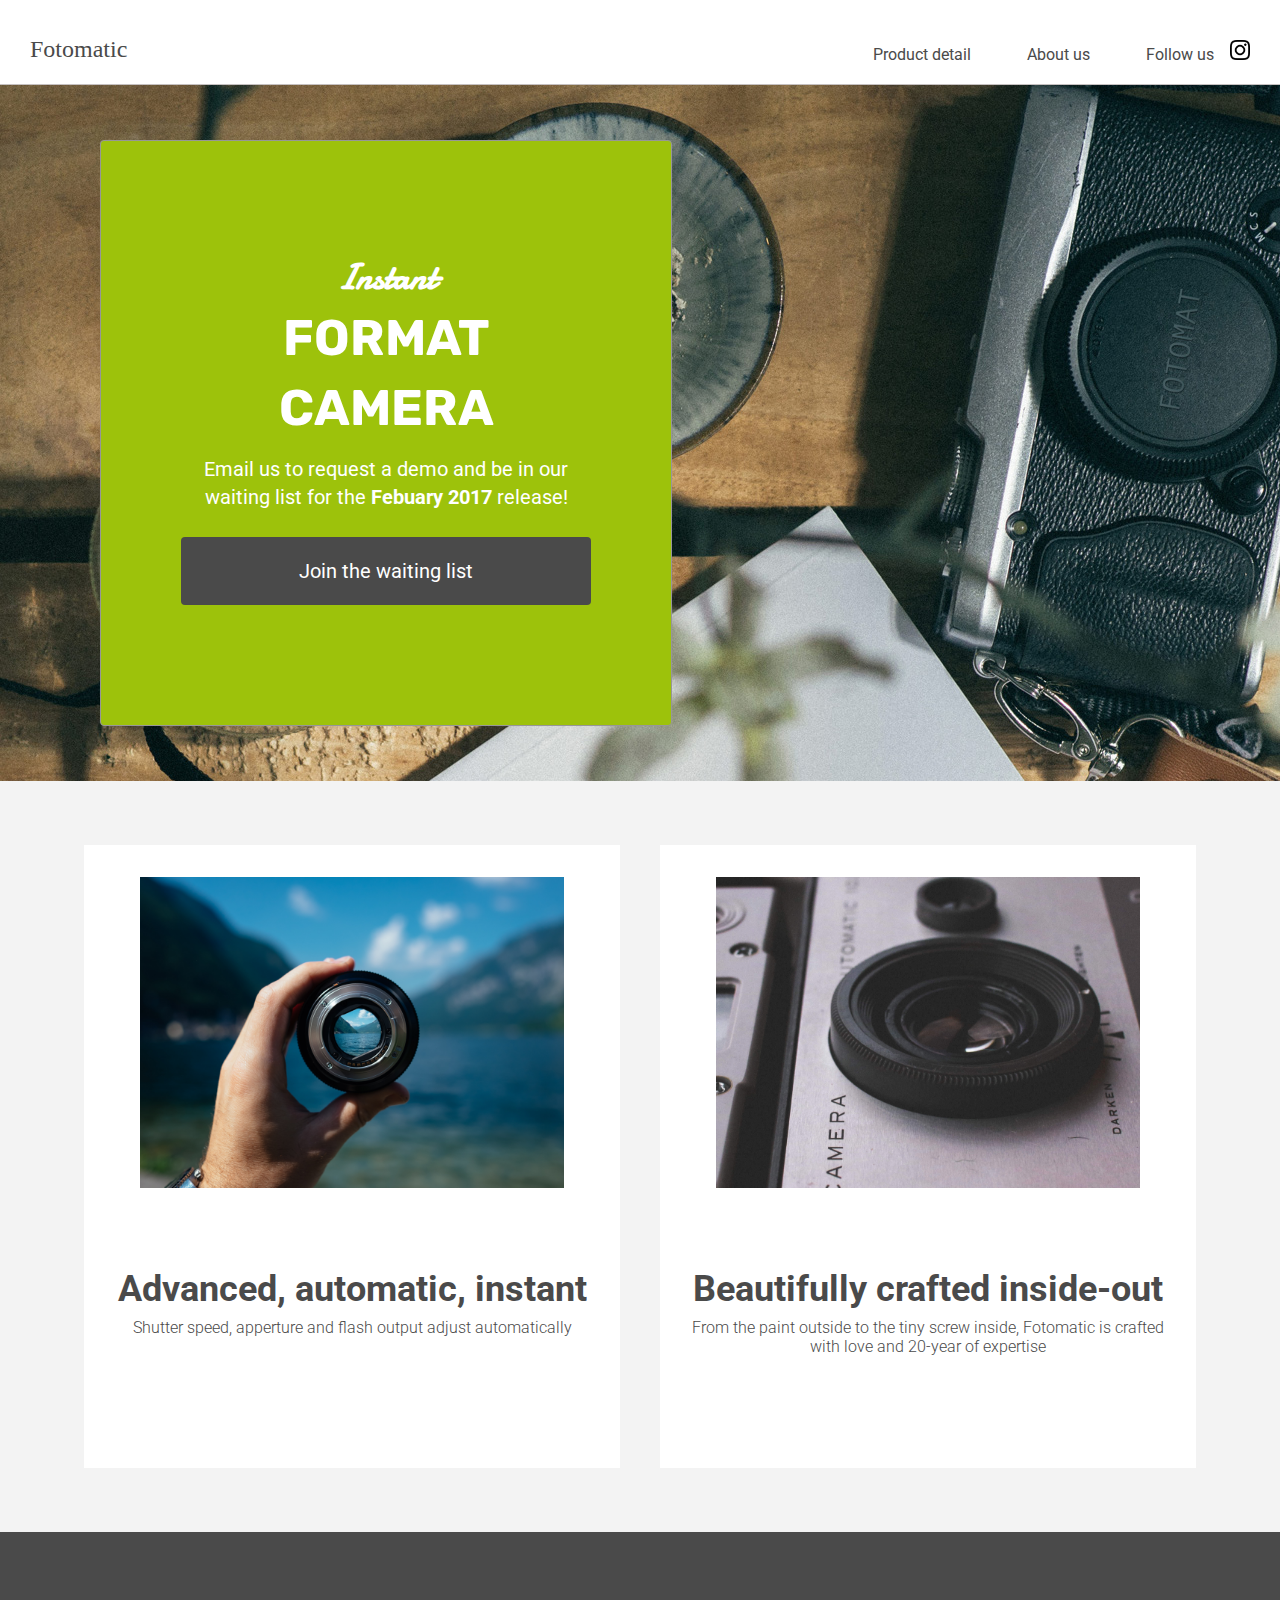
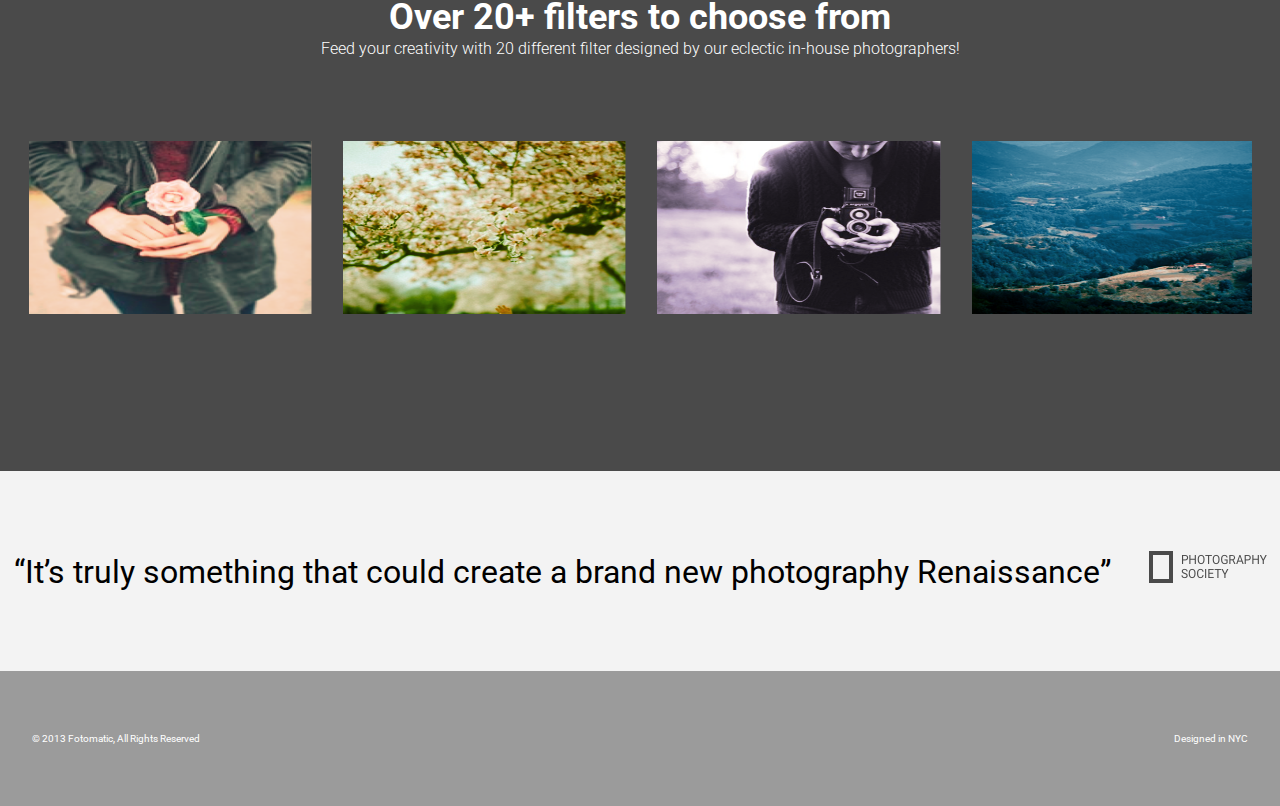
<file: fotomatic_broken/index.html>
<!DOCTYPE html>
<html>
<head>
  <link href="https://fonts.googleapis.com/css?family=Damion" rel="stylesheet">
  <link href="https://fonts.googleapis.com/css?family=Rubik" rel="stylesheet">
  <link href="https://fonts.googleapis.com/css?family=Roboto:300,400,600,700" rel="stylesheet">
  <link rel="stylesheet" href="./resources/css/style.css">
  <meta charset="UTF-8">
</head>
<body>
  <!-- Header -->
  <header>
    <div class="content">
      <a href="index.html" class="desktop-logo">Fotomatic</a>
      <nav class="desktop">
        <ul>
          <li><a href="#">Product detail</a></li>
          <li><a href="#">About us</a></li>
          <li><a href="https://www.instagram.com/">Follow us <img class="icon" src="./resources/images/instagram.png"></a></li>
        </ul>
      </nav>
      <nav class="mobile">
        <ul>
          <li><a href="#"><img src="./resources/images/ic-logo.svg"></a></li>
          <li><a href="#"><img src="./resources/images/ic-product-detail.svg"></a></li>
          <li><a href="#"><img src="./resources/images/ic-about-us.svg"></a></li>
          <li><a href="#" class="button">Join us</a></li>
        </ul>
      </nav>
    </div>
  </header>

  <!-- Main Content -->
  <div class="main-content">

    <!-- Sign Up Section -->
    <div id="sign-up-section" class="banner">
      <div id="sign-up-cta">
        <div class="content center">
          <div class="header">
            <h2 class="cursive">Instant</h2>
            <h1 class="striking">FORMAT CAMERA</h1>
          </div>
          <div class="email">
            <span>
              Email us to request a demo and be in our waiting list for the <strong>Febuary 2017</strong> release!
            </span>
            <div class="button">Join the waiting list</div>
          </div>
        </div>
      </div>
    </div>

    <!-- Features Section -->
    <div id="features-section">
      <div class="feature">
        <div class="center">
          <div class="image-container">
            <img src="/fotomatic_broken/resources/images/feature-1.png">
          </div>
          <div class="content">
            <h2>Advanced, automatic, instant</h2>
            <h3>Shutter speed, apperture and flash output adjust automatically</h3>
          </div>
        </div>
      </div>
      <div class="feature">
        <div class="center">
          <div class="image-container">
            <img src="/fotomatic_broken/resources/images/feature-2.png" />
          </div>
          <div class="content">
            <h2>Beautifully crafted inside-out</h2>
            <h3>From the paint outside to the tiny screw inside, Fotomatic is crafted with love and 20-year of expertise</h3>
          </div>
        </div>
      </div>
    </div>

    <!-- Filters Section -->
    <div id="filters-section">
      <div class="content center">
        <h2>Over 20+ filters to choose from</h2>
        <h3>Feed your creativity with 20 different filter designed by our eclectic in-house photographers!</h3>
      </div>
      <div class="images-container">
        <div class="image-container">
          <img src="./resources/images/filter-1.png" />
        </div>
        <div class="image-container">
          <img src="./resources/images/filter-2.png" />
        </div>
        <div class="image-container">
          <img src="./resources/images/filter-3.png" />
        </div>
        <div class="image-container extra">
          <img src="./resources/images/filter-4.png" />
        </div>
      </div>
    </div>

    <!-- Quotes Section -->
    <div id="quotes-section">
      <div class="content center">
        <span class="quote">“It’s truly something that could create a brand new photography Renaissance”</span>
        <img class="quote-citation" src="./resources/images/photography-logo.png" />
      </div>
    </div>

    <!-- Footer -->
    <footer>
      <a href="index.html">
        <i class="fa-solid fa-arrow-rotate-left fa-2xl" style="color: #ffffff;"></i>
    </a>
      <div class="content">
        <span class="copyright">© 2013  Fotomatic, All Rights Reserved</span>
        <span class="location">Designed in NYC</span>
      </div>
    </footer>

  </div>
</body>
</html>
</file>
<file: fotomatic_broken/resources/css/style.css>
/* Universal Styles */

* {
  box-sizing: border-box;
  margin: 0;
}

html {
  font-family: "Roboto", sans-serif;
  font-size: 16px;
  box-sizing: border-box;
}

.main-content {
  position: relative;
  top: 5.3125rem; /* To offset for fixed header. */
}

.center {
  text-align: center;
}

.button {
  border-radius: 4px;
  background-color: #4a4a4a;
  color: white;
}

.image-container {
  overflow: hidden;
}

.image-container img {
  display: block;
}

@media only screen and (max-width: 760px) {
  .main-content {
    top: 2.5625rem;
  }
}

/* Header */

.desktop-logo {
  color: #4a4a4a;
  font-size: 24px;
  font-family: "Roboto-Mono";
  text-decoration: none;
}

header {
  position: fixed;
  width: 100%;
  height: 85px;
  border-bottom: solid 1px #c6c1c1;
  background-color: white;
}

header .content {
  display: flex;
  align-items: center;
  justify-content: space-between;
  padding: 1.875rem;
}

header .logo {
  flex: 1;
}

header nav ul {
  display: flex;
  list-style-type: none;
  display: flex;
  justify-content: center;
  align-items: center;
}

nav li {
  padding-left: 3.5rem;

}

nav a {
  vertical-align: bottom;
  line-height: 1.6;
  font-size: 1rem;
  color: #4a4a4a;
  text-decoration: none;
}

header .icon {
  width: 2rem;
  padding-left: .75rem;
}

header .mobile {
  display: none;
}

@media only screen and (max-width: 760px) {
  header .desktop {
    display: none;
  }

  header .mobile {
    display: block;
    width: 100%;
  }

  header .content {
    padding: .5rem 0;
  }

  header .mobile ul {
    display: flex;
    justify-content: space-around;
    align-items: center;
    width: 100%;
  }

  header .mobile li {
    padding: 0;
  }

  header .mobile .button {
    padding: .1875rem .5rem;
    background-color: #9dc20b;
    line-height: 1.6;
    color: white;
  }
}

/* Sign Up Section */

.banner {
  background-image:url(/fotomatic_broken/resources/images/banner-landingpage.jpg);
}

#sign-up-section {
  display: flex;
  justify-content: flex-start;
  align-items: flex-start;
  height: 43.5rem;
  display: flex;
  align-items: center;
}

#sign-up-cta {
  padding: 0 5rem 2.5rem 5rem;
  border: solid 1px #979797;
  border-radius: 4px;
  background-color: #9dc20b;
  position: relative;
  left: 100px;
}

#sign-up-cta .content {
  width: 25.625rem;
  margin-top: 2rem;
  font-family: "Roboto", sans-serif;
  font-size: 1.25rem;
  line-height: 1.4;
  color: white;
}

#sign-up-cta h1 {
  font-size: 3.125rem;
}

#sign-up-cta h2 {
  font-size: 2.25rem;
}

#sign-up-cta span strong {
  font-weight: bold;
}

#sign-up-cta .cursive {
  font-family: "Damion", cursive;
}

#sign-up-cta .striking {
  font-family: "Rubik", sans-serif;
  padding-bottom: .75rem;
}

#sign-up-cta .button {
  margin-top: 1.625rem;
  padding: 1.25rem 7.25rem;
}

@media only screen and (max-width: 760px) {
  #sign-up-section {
    align-items: center;
    justify-content: center;
    height: 28rem;
  }

  #sign-up-cta {
    position: static;
    width: auto;
    height: auto;
    background-color: transparent;
    border: none;
  }

  #sign-up-cta .content {
    margin-top: 0;
  }

  #sign-up-cta .email {
    display: none;
  }

  #sign-up-cta h1 {
    font-size: 3.125rem;
  }

  #sign-up-cta h2 {
    font-size: 2.25rem;
  }
}

@media only screen and (max-width: 450px) {
  #sign-up-section {
    height: 20rem;
  }

  #sign-up-cta h1 {
    font-size: 2.25rem;
  }

  #sign-up-cta h2 {
    font-size: 2rem;
  }
}

/* Features Section */

#features-section {
  display: flex;
  justify-content: space-between;
  padding: 4rem 5%;
  background-color: #f3f3f3;
}

.feature {
  flex: 1;
  padding: 2rem;
  margin: 0px 1.25rem;
  background-color: white;
}

.image-container {
  display: flex;
  justify-content: center;
}

.image-container img {
  width: 90%;
  height: 65%;
}

.feature h2 {
  padding-bottom: .5rem;
  font-size: 2.25rem;
  font-weight: bold;
  color: #4a4a4a;
}

.feature h3 {
  font-size: 1rem;
  line-height: 1.2;
  font-weight: 300;
  color: #4a4a4a;
}

@media only screen and (max-width: 890px) {
  .feature h2 {
    font-size: 1.125rem;
    line-height: 1.3;
    font-weight: normal;
  }

  .feature h3 {
    font-size: .875rem;
    line-height: 1.4;
  }
}

@media only screen and (max-width: 760px) {
  #features-section {
    flex-flow: column;
    padding: 0;
  }

  .feature {
    margin: 0;
    padding: 1.25rem 1rem 0 1rem;
  }
}

/* Filters Section */

#filters-section {
  padding: 4rem 0;
  background-color: #4a4a4a;
}

#filters-section .content {
  padding: 0 .625rem;
  margin-bottom: 5rem;
}

#filters-section .content h2 {
  font-size: 2.25rem;
  font-weight: bold;
  color: white;
}

#filters-section .content h3 {
  font-size: 1rem;
  line-height: 1.4;
  font-weight: 300;
  color: white;
}

#filters-section .images-container {
  max-width: 100%;
  padding: 0 1%;
  display: flex;
}

@media only screen and (max-width: 760px) {
  #filters-section {
    padding: 1.5rem 0 0 0;
  }

  #filters-section .content {
    margin-bottom: 1rem;
  }

  #filters-section .content h2 {
    padding-bottom: .625rem;
    font-size: 1.125rem;
    line-height: 1.3;
    font-weight: normal;
  }

  #filters-section .content h3 {
    font-size: .875rem;
    line-height: 1.4;
  }

  #filters-section .images-container {
    padding: 0;
  }

  #filters-section .extra {
    display: none;
  }
}

/* Quotes Section */

#quotes-section {
  background-color: #f3f3f3;
  display: flex;
  flex-direction: row;
  justify-content: center;
  align-items: center;
}

.content {
  padding: 80px 0;
  font-size: 2rem;
}

#quotes-section content{
  padding: 0 5rem;
}

#quotes-section quote {
  padding-right: 1.875rem;
  font-family: "Palatino", serif;
  font-size: 1.875rem;
  line-height: 1.1;
  font-style: italic;
  color: #4a4a4a;
}

#quotes-section quote-citation {
  height: 1.875rem;
}

.quote-citation {
  margin-left: 30px;
}

@media only screen and (max-width: 760px) {
  #quotes-section content {
    padding: 1.875rem .625rem;
  }

  #quotes-section quote {
    font-size: 1.5rem;
    line-height: 1.4;
  }

  #quotes-section quote-citation {
    display: block;
    padding-top: 1rem;
    margin: auto;
  }
}

/* Footer */

footer {
  background-color: #9b9b9b;
}

footer .content {
  color: white;
  display: flex;
  font-size: .75rem;
  padding: 62px 32px;
}

footer .copyright {
  flex-grow: 1;
}

@media only screen and (min-width: 760px) {
  footer .content {
    font-size: .625rem;
  }
}
</file>
